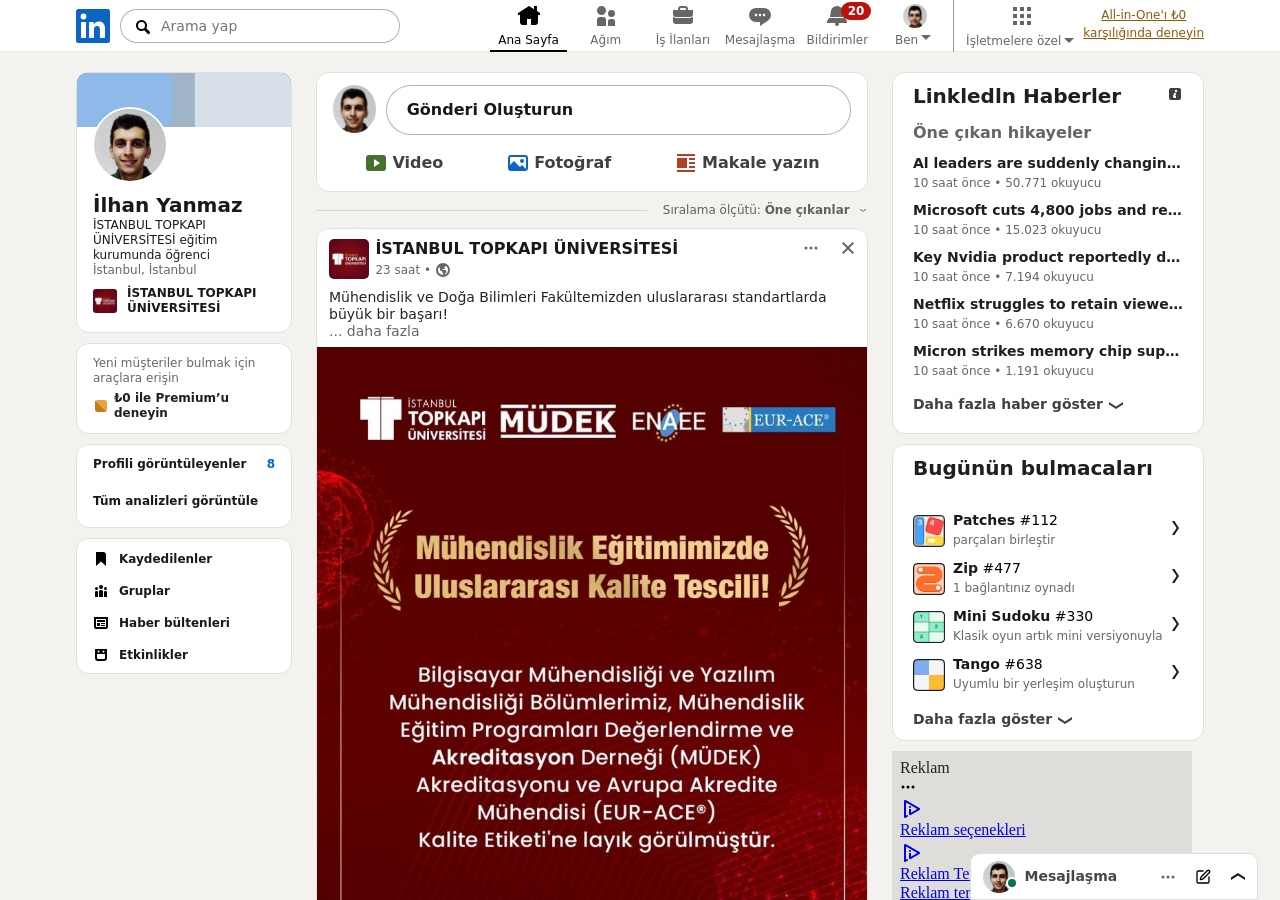
<file: index.html>
<!doctype html>
<html lang="en">

<head>
    <meta charset="utf-8">
    <meta name="viewport" content="width=device-width, initial-scale=1">
    <link rel="icon" href="asses/linkledin.svg">
    <title>Faaliyet Akışı | Linkledln</title>
    <link href="https://cdn.jsdelivr.net/npm/bootstrap@5.3.8/dist/css/bootstrap.min.css" rel="stylesheet"
        integrity="sha384-sRIl4kxILFvY47J16cr9ZwB07vP4J8+LH7qKQnuqkuIAvNWLzeN8tE5YBujZqJLB" crossorigin="anonymous">
    <link rel="stylesheet" href="css/style.css">
    <link rel="stylesheet" href="responsive/header.css">
    <link rel="stylesheet" href="responsive/main.css">
</head>

<body>
    <header class="header">
        <nav class="navbar">

            <!-- linkledin iconu ve input -->
            <div class="navbar-div1">
                <div class="navbar-div1-div1">
                    <a href="#"><img src="asses/linkledin.svg" alt=""></a>
                </div>
                <div class="navbar-div1-div2">
                    <input style="border-color: #0000004d;" type="text" placeholder="Arama yap">
                    <img src="asses/search.svg" alt="searchicon">
                </div>
            </div>

            <div class="navbar-div2-div3">
                <!-- 6 tane buton or liste -->
                <div class="navbar-div2">
                    <div class="navbar-div2-divler">
                        <a href="#">
                            <img src="asses/home.svg" alt="">
                            <p style="color: black;"><span>Ana Sayfa</span></p>
                        </a>
                    </div>
                    <div class="navbar-div2-divler">
                        <a href="#">
                            <svg xmlns="http://www.w3.org/2000/svg" id="people-medium" fill="currentColor"
                                data-supported-dps="24x24" viewBox="0 0 24 24" width="24" height="24"
                                data--h-bstatus="0OBSERVED">
                                <path
                                    d="M12 16v6H3v-6a3 3 0 0 1 3-3h3a3 3 0 0 1 3 3m5.5-3A3.5 3.5 0 1 0 14 9.5a3.5 3.5 0 0 0 3.5 3.5m1 2h-2a2.5 2.5 0 0 0-2.5 2.5V22h7v-4.5a2.5 2.5 0 0 0-2.5-2.5M7.5 2A4.5 4.5 0 1 0 12 6.5 4.49 4.49 0 0 0 7.5 2"
                                    data--h-bstatus="0OBSERVED"></path>
                            </svg>
                            <p><span>Ağım</span></p>
                        </a>
                    </div>
                    <div class="navbar-div2-divler">
                        <a href="#">
                            <svg xmlns="http://www.w3.org/2000/svg" id="job-medium" fill="currentColor"
                                data-supported-dps="24x24" viewBox="0 0 24 24" width="24" height="24"
                                data--h-bstatus="0OBSERVED">
                                <path
                                    d="M17 6V5a3 3 0 0 0-3-3h-4a3 3 0 0 0-3 3v1H2v4a3 3 0 0 0 3 3h14a3 3 0 0 0 3-3V6zM9 5a1 1 0 0 1 1-1h4a1 1 0 0 1 1 1v1H9zm10 9a4 4 0 0 0 3-1.38V17a3 3 0 0 1-3 3H5a3 3 0 0 1-3-3v-4.38A4 4 0 0 0 5 14z"
                                    data--h-bstatus="0OBSERVED"></path>
                            </svg>
                            <p><span>İş İlanları</span></p>
                        </a>
                    </div>
                    <div class="navbar-div2-divler">
                        <a href="#">
                            <svg xmlns="http://www.w3.org/2000/svg" id="messages-medium" fill="currentColor"
                                data-supported-dps="24x24" viewBox="0 0 24 24" width="24" height="24"
                                data--h-bstatus="0OBSERVED">
                                <path
                                    d="M16 4H8a7 7 0 0 0 0 14h4v4l8.16-5.39A6.78 6.78 0 0 0 23 11a7 7 0 0 0-7-7m-8 8.25A1.25 1.25 0 1 1 9.25 11 1.25 1.25 0 0 1 8 12.25m4 0A1.25 1.25 0 1 1 13.25 11 1.25 1.25 0 0 1 12 12.25m4 0A1.25 1.25 0 1 1 17.25 11 1.25 1.25 0 0 1 16 12.25"
                                    data--h-bstatus="0OBSERVED"></path>
                            </svg>
                            <p><span>Mesajlaşma</span></p>
                        </a>
                    </div>
                    <div class="navbar-div2-divler">
                        <a href="#">
                            <div class="navbar-div2-divler-divvv">
                                <svg xmlns="http://www.w3.org/2000/svg" id="bell-fill-medium" fill="currentColor"
                                    data-supported-dps="24x24" viewBox="0 0 24 24" width="24" height="24"
                                    data--h-bstatus="0OBSERVED">
                                    <path
                                        d="M22 19h-8.28a2 2 0 1 1-3.44 0H2v-1a4.52 4.52 0 0 1 1.17-2.83l1-1.17h15.7l1 1.17A4.42 4.42 0 0 1 22 18zM18.21 7.44A6.27 6.27 0 0 0 12 2a6.27 6.27 0 0 0-6.21 5.44L5 13h14z"
                                        data--h-bstatus="0OBSERVED"></path>
                                </svg>
                                <span style="color: #ffffff; background-color: rgb(187, 17, 17);
                                font-weight: 600; border-radius: 1.2rem; padding-inline-end: 0.4rem;
                                padding-inline-start: 0.4rem; position: absolute;
                                margin-inline-start: -0.5rem; top: 2px;">20</span>
                            </div>
                            <p><span>Bildirimler</span></p>
                        </a>
                    </div>
                    <div class="navbar-div2-divler">
                        <a class="benim" href="#">
                            <img class="benim" style="width: 24px; height: 24px; border-radius: 50%;"
                                src="images/ben.jpg" alt="">
                            <div class="ben-ters-ucgen">
                                <p><span>Ben</span></p>
                                <span><svg xmlns="http://www.w3.org/2000/svg" id="caret-small" fill="currentColor"
                                        aria-hidden="true" data-supported-dps="16x16" viewBox="0 0 16 16"
                                        data-token-id="379" width="16" height="16" class=""
                                        style="width: 16px; min-width: 16px; height: 16px; min-height: 16px;"
                                        data--h-bstatus="0OBSERVED">
                                        <path d="M8 11 3 6h10Z" data--h-bstatus="0OBSERVED"></path>
                                    </svg></span>
                            </div>

                        </a>
                    </div>
                </div>

                <!-- işletmelere özel ve yanındaki yazı -->
                <div class="navbar-div3">
                    <div class="navbar-div3-div1">
                        <a href="#">
                            <svg xmlns="http://www.w3.org/2000/svg" id="icon-grid" fill="currentColor"
                                aria-hidden="true" data-supported-dps="16x16" viewBox="0 0 16 16" width="24" height="24"
                                data--h-bstatus="0OBSERVED">
                                <path
                                    d="M2 2h2.67v2.67H2zm4.67 2.67h2.67V2H6.67zM11.34 2v2.67h2.67V2zM2 9.33h2.67V6.66H2zm4.67 0h2.67V6.66H6.67zm4.67 0h2.67V6.66h-2.67zM2 14h2.67v-2.67H2zm4.67 0h2.67v-2.67H6.67zm4.67 0h2.67v-2.67h-2.67z"
                                    data--h-bstatus="0OBSERVED"></path>
                            </svg>
                            <div class="navbar-div3-div1-1">
                                <span>
                                    <p style="color: currentColor;"><span>İşletmelere özel</span></p>
                                    <svg xmlns="http://www.w3.org/2000/svg" id="caret-small" fill="currentColor"
                                        aria-hidden="true" data-supported-dps="16x16" viewBox="0 0 16 16"
                                        data-token-id="379" width="16" height="16" class=""
                                        style="width: 16px; min-width: 16px; height: 16px; min-height: 16px;"
                                        data--h-bstatus="0OBSERVED">
                                        <path d="M8 11 3 6h10Z" data--h-bstatus="0OBSERVED"></path>
                                    </svg>
                                </span>
                            </div>
                        </a>
                    </div>
                    <div class="navbar-div3-div2">
                        <a href="#">
                            <p>All-in-One'ı ₺0 <br>karşılığında deneyin</p>
                        </a>
                    </div>
                </div>
            </div>

        </nav>
    </header>

    <div class="all-page">
        <main>
            <div class="container">
                <div class="row">

                    <div class="col-2">
                        <div class="col-2-div">
                            <div class="linkedin-card col-2-div1">

                                <!-- profil ve background image -->
                                <a class="col-2-div-ust-a" href="#">
                                    <div class="col-2-div-ust">
                                        <img src="asses/profile-background.svg" alt="">
                                        <img src="images/ben.jpg" alt="">
                                    </div>
                                </a>

                                <!-- okul bilgileri -->
                                <div class="col-2-div-alt">
                                    <div class="col-2-div-alt1">
                                        <a style="display: inline;" href="#">
                                            <span style="font-size: 20px; font-weight: 600; color: #000000e6;">İlhan
                                                Yanmaz</span>
                                        </a><br>

                                        <p style="font-size: 12px; margin-bottom: 0;">
                                            <a style="display: inline;" href="#">
                                                <span
                                                    style=" color: #000000e6; font-weight: 400; font-style: normal;">İSTANBUL
                                                    TOPKAPI
                                                    ÜNİVERSİTESİ eğitim kurumunda öğrenci</span>
                                            </a>
                                            <br>
                                            <a style="display: inline;" href="#"><span
                                                    style="color: #00000099; font-size: 12px; font-weight: 400;">İstanbul,
                                                    İstanbul</span></a>
                                        </p>

                                    </div>
                                    <div class="col-2-div-alt2">
                                        <a style="display: inline; width: 24px; height: 24px;" href="#">
                                            <img src="images/itu.jpg" alt="">
                                        </a>
                                        <a style="display: block; text-align: left; width: fit-content;" href="#">
                                            <p style=" margin: 0; font-weight: 600; color: #000000e6;">
                                                İSTANBUL TOPKAPI ÜNİVERSİTESİ</p>
                                        </a>
                                    </div>

                                </div>
                            </div>

                            <div style="line-height: 1.25;" class="linkedin-card col-2-div2">
                                <a style="text-align: left; display: inline;" href="#">
                                    <div class="col-2-div2-div1">
                                        <p style="margin: 0; color: #00000099; font-size: 12px;">Yeni müşteriler bulmak
                                            için araçlara erişin
                                        </p>
                                        <div style="display: flex; gap: 5px; align-items: center;">
                                            <img src="asses/₺o-yani.svg" alt="">
                                            <p style="margin: 0; font-weight: 600; color: #1f1f1f; font-size: 12px;">₺0
                                                ile Premium’u deneyin</p>
                                        </div>
                                    </div>
                                </a>
                            </div>

                            <div style="line-height: 1.25; height: 84px;" class="linkedin-card col-2-div3">
                                <a style="display: inline; text-align: left; " href="#">
                                    <div class="col-2-div3-ust">
                                        <p
                                            style="margin: 0; padding: 0; font-weight: 600; font-size: 12px; color: #000000e6;">
                                            Profili
                                            görüntüleyenler</p>

                                        <p style="font: size 12px; color: #0A66C2; font-weight: 600; margin: 0;">8</p>
                                    </div>
                                </a>
                                <a style="display: inline; text-align: left;" href="#">
                                    <div class="col-2-div3-alt">
                                        <p
                                            style="margin: 0; padding: 0; color: #000000e6; font-size: 12px; font-weight: 600;">
                                            Tüm
                                            analizleri görüntüle</p>
                                    </div>
                                </a>
                            </div>

                            <div style="line-height: 1.25; height: 136px;" class="linkedin-card col-2-div4">
                                <a style="display: inline;" href="#">
                                    <div class="col-2-div4-divs">
                                        <img src="asses/kaydedilenler.svg" alt="">
                                        <p style="margin: 0; font-weight: 600; color: #000000e6;font-size: 12px;">
                                            Kaydedilenler</p>
                                    </div>
                                </a>
                                <a style="display: inline;" href="#">
                                    <div class="col-2-div4-divs">
                                        <img src="asses/gruplar2.svg" alt="">
                                        <p style="margin: 0; font-weight: 600; color: #000000e6;font-size: 12px;">
                                            Gruplar</p>
                                    </div>
                                </a>
                                <a style="display: inline;" href="#">
                                    <div class="col-2-div4-divs">
                                        <img src="asses/haber-bultenleri.svg" alt="">
                                        <p style="margin: 0; font-weight: 600; color: #000000e6;font-size: 12px;">Haber
                                            bültenleri</p>
                                    </div>
                                </a>
                                <a style="display: inline;" href="#">
                                    <div class="col-2-div4-divs">
                                        <img src="asses/etkinlikler.svg" alt="">
                                        <p style="margin: 0; font-weight: 600; color: #000000e6;font-size: 12px;">
                                            Etkinlikler</p>
                                    </div>
                                </a>
                            </div>
                        </div>
                    </div>

                    <div class="col-6">
                        <div class="col-6-div">
                            <div class="linkedin-card col-6-div1">
                                <div class="col-6-div1-ust">
                                    <a style="width: 48px; height: 50px;" href="#">
                                        <img style="width: 48px; height: 48px; border-radius: 50%;" src="images/ben.jpg"
                                            alt=""></a>
                                    <button
                                        style="border-radius: 2.4rem; width: 100%; font-weight: 600;text-align: left; padding: 12px 20px; border: 1px solid #0000004d;">
                                        <p
                                            style="display: inline; color: #000000e6; font-size: 16px; margin: 0 8px 0 0; font-style: normal;">
                                            Gönderi
                                            Oluşturun</p>
                                    </button>
                                </div>
                                <div class="col-6-div1-alt">
                                    <a style="display: inline-block; width: fit-content;" href="#">
                                        <div class="col-6-div1-alt1">
                                            <img src="asses/video.svg" alt="">
                                            <p style="color: #000000BF; margin: 0; font-weight: 600; font-size: 16px;">
                                                Video</p>
                                        </div>
                                    </a>
                                    <a style="display: inline-block; width: fit-content;" href="#">
                                        <div class="col-6-div1-alt1">
                                            <img src="asses/fotograf.svg" alt="">
                                            <p style="color: #000000BF; margin: 0; font-weight: 600; font-size: 16px;">
                                                Fotoğraf</p>
                                        </div>
                                    </a>
                                    <a style="display: inline-block; width: fit-content;" href="#">
                                        <div class="col-6-div1-alt1">
                                            <img src="asses/makale.svg" alt="">
                                            <p style="color: #000000BF; margin: 0; font-weight: 600; font-size: 16px;">
                                                Makale yazın</p>
                                        </div>
                                    </a>
                                </div>
                            </div>

                            <a style="display: inline-block; width: 100%; height: 16px; " href="#">
                                <div class="col-6-div2">
                                    <hr style="color:#808080; width: 70%; margin: 0 16px 0 0;">
                                    <p style="color: #00000099; font-size: 12px; white-space: nowrap; margin: 0;">
                                        Sıralama ölçütü: <strong style="font-weight: 600">Öne
                                            çıkanlar</strong></p>
                                    <img style="width: 20px; padding-left: 8px;" src="asses/down-medium.svg" alt="">
                                </div>
                            </a>

                            <div class="linkedin-card col-6-div3">
                                <!-- okul logosu ve ismi -->
                                <div class="dortlu col-6-div3-div1">
                                    <div class="col-6-div3-div1-div1">
                                        <a style="width: fit-content;" href="#">
                                            <img style="width: 40px; height: 40px; border-radius: 5px;"
                                                src="images/itu.jpg" alt="">
                                        </a>
                                        <a style="width: fit-content; text-align: left;" href="">
                                            <div class="col-6-div3-div1-1">
                                                <span
                                                    style="font-weight: 600; color: #000000E6; font-size: 16px; ">İSTANBUL
                                                    TOPKAPI ÜNİVERSİTESİ</span>
                                                <span style="font-size: 12px; font-weight: 400; color: #00000099;">23
                                                    saat •
                                                    <svg xmlns="http://www.w3.org/2000/svg" id="globe-americas-small"
                                                        fill="currentColor" aria-hidden="false"
                                                        data-supported-dps="16x16" viewBox="0 0 16 16"
                                                        data-token-id="182" width="16" height="16"
                                                        class="f901df90 e15c0bcb _9f99675b" role="img"
                                                        aria-label="Görünürlük: Küresel"
                                                        style="width: 16px; min-width: 16px; height: 16px; min-height: 16px;"
                                                        data--h-bstatus="0OBSERVED">
                                                        <path
                                                            d="M8 1a7 7 0 1 0 7 7 7 7 0 0 0-7-7M3 8a5 5 0 0 1 1-3l.55.55A1.5 1.5 0 0 1 5 6.62v1.07a.75.75 0 0 0 .22.53l.56.56a.75.75 0 0 0 .53.22H7v.69a.75.75 0 0 0 .22.53l.56.56a.75.75 0 0 1 .22.53V13a5 5 0 0 1-5-5m6.24 4.83 2-2.46a.75.75 0 0 0 .09-.8l-.58-1.16A.76.76 0 0 0 10 8H7v-.19a.51.51 0 0 1 .28-.45l.38-.19a.74.74 0 0 1 .68 0L9 7.5l.38-.7a1 1 0 0 0 .12-.48v-.85a.78.78 0 0 1 .21-.53l1.07-1.09a5 5 0 0 1-1.54 9z"
                                                            data--h-bstatus="0OBSERVED"></path>
                                                    </svg>
                                                </span>
                                            </div>
                                        </a>
                                    </div>
                                    <div class="col-6-div3-div1-2">
                                        <a style="width: fit-content; height: fit-content;" href="#">
                                            <div style="width: 32px; height: 32px; text-align: center;">
                                                <img src="asses/3nokta.svg" alt="">
                                            </div>
                                        </a>
                                        <a style="width: fit-content; height: fit-content;" href="#">
                                            <div style="width: 32px; height: 32px; text-align: center;">
                                                <img src="asses/carpi.svg" alt="">
                                            </div>
                                        </a>
                                    </div>
                                </div>
                                <!-- gönderi açıklaması -->
                                <div class="dortlu col-6-div3-div2">
                                    <span>
                                        Mühendislik ve Doğa Bilimleri Fakültemizden
                                        uluslararası standartlarda büyük bir başarı!
                                    </span>
                                    <a style="width: fit-content;" href="#">
                                        <span style="font-size: 14px;" class="col-6-div3-div2-span" href="#">... daha
                                            fazla</span>
                                    </a>

                                </div>
                                <!-- gönderi resmi -->
                                <a style="width: fit-content;" href="#">
                                    <div class="dortlu col-6-div3-div3">
                                        <img src="images/school-story.jpg" alt="">
                                    </div>
                                </a>
                                <!-- beğenme/yorum vs. butonları -->
                                <div class="dortlu col-6-div3-div4">
                                    <div class="col-6-div3-div4-sol">
                                        <a style="width: fit-content;" href="#">
                                            <div class="col-6-div3-div4-sol1">
                                                <button>
                                                    <span>
                                                        <svg xmlns="http://www.w3.org/2000/svg"
                                                            id="thumbs-up-outline-small" fill="currentColor"
                                                            aria-hidden="true" data-supported-dps="16x16"
                                                            viewBox="0 0 16 16" data-token-id="289" width="16"
                                                            height="16"
                                                            class="a4e72a0b b532df19 _751ee3fd fa5073c7 _2cb13027 de9960af"
                                                            data--h-bstatus="0OBSERVED">
                                                            <path
                                                                d="m12.91 7-2.25-2.57a8.2 8.2 0 0 1-1.5-2.55L9 1.37A2.08 2.08 0 0 0 7 0a2.08 2.08 0 0 0-2.06 2.08v1.17a5.8 5.8 0 0 0 .31 1.89l.28.86H2.38A1.47 1.47 0 0 0 1 7.47a1.45 1.45 0 0 0 .64 1.21 1.48 1.48 0 0 0-.37 2.06 1.54 1.54 0 0 0 .62.51h.05a1.6 1.6 0 0 0-.19.71A1.47 1.47 0 0 0 3 13.42v.1A1.46 1.46 0 0 0 4.4 15h4.83a5.6 5.6 0 0 0 2.48-.58l1-.42H14V7zM12 12.11l-1.19.52a3.6 3.6 0 0 1-1.58.37H5.1a.55.55 0 0 1-.53-.4l-.14-.48-.49-.21a.56.56 0 0 1-.34-.6l.09-.56-.42-.42a.56.56 0 0 1-.09-.68L3.55 9l-.4-.61A.28.28 0 0 1 3.3 8h5L7.14 4.51a4.2 4.2 0 0 1-.2-1.26V2.08A.09.09 0 0 1 7 2a.1.1 0 0 1 .08 0l.18.51a10 10 0 0 0 1.9 3.24l2.84 3z"
                                                                data--h-bstatus="0OBSERVED"></path>
                                                        </svg>
                                                        <span>51</span>
                                                    </span>
                                                </button>

                                            </div>
                                        </a>
                                        <a style="width: fit-content;" href="#">
                                            <div class="col-6-div3-div4-sol1"><button><span>
                                                        <svg xmlns="http://www.w3.org/2000/svg" id="comment-small"
                                                            fill="currentColor" aria-hidden="true"
                                                            data-supported-dps="16x16" viewBox="0 0 16 16"
                                                            data-token-id="202" width="16" height="16"
                                                            class="a4e72a0b b532df19 _751ee3fd fa5073c7 _2cb13027 de9960af"
                                                            data--h-bstatus="0OBSERVED">
                                                            <path
                                                                d="M5 8h5v1H5zm11-.5v.08a6 6 0 0 1-2.75 5L8 16v-3H5.5A5.51 5.51 0 0 1 0 7.5 5.62 5.62 0 0 1 5.74 2h4.76A5.5 5.5 0 0 1 16 7.5m-2 0A3.5 3.5 0 0 0 10.5 4H5.74A3.62 3.62 0 0 0 2 7.5 3.53 3.53 0 0 0 5.5 11H10v1.33l2.17-1.39A4 4 0 0 0 14 7.58zM5 7h6V6H5z"
                                                                data--h-bstatus="0OBSERVED"></path>
                                                        </svg>
                                                    </span></button>
                                            </div>
                                        </a>
                                        <a style="width: fit-content;" href="#">
                                            <div class="col-6-div3-div4-sol1"><button><span>
                                                        <svg xmlns="http://www.w3.org/2000/svg" id="repost-small"
                                                            fill="currentColor" aria-hidden="true"
                                                            data-supported-dps="16x16" viewBox="0 0 16 16"
                                                            data-token-id="255" width="16" height="16"
                                                            class="a4e72a0b b532df19 _751ee3fd fa5073c7 _2cb13027 de9960af"
                                                            data--h-bstatus="0OBSERVED">
                                                            <path
                                                                d="M4 10H2V5c0-1.66 1.34-3 3-3h3.85L7.42 0h2.44L12 3 9.86 6H7.42l1.43-2H5c-.55 0-1 .45-1 1zm8-4v5c0 .55-.45 1-1 1H7.15l1.43-2H6.14L4 13l2.14 3h2.44l-1.43-2H11c1.66 0 3-1.34 3-3V6z"
                                                                data--h-bstatus="0OBSERVED"></path>
                                                        </svg>
                                                        <span style="fill: currentColor;">3</span>
                                                    </span></button>

                                            </div>
                                        </a>
                                        <a style="width: fit-content;" href="#">
                                            <div class="col-6-div3-div4-sol1"><button><span>
                                                        <svg xmlns="http://www.w3.org/2000/svg"
                                                            id="send-privately-small" fill="currentColor"
                                                            aria-hidden="true" data-rtl="true"
                                                            data-supported-dps="16x16" viewBox="0 0 16 16"
                                                            data-token-id="232" width="16" height="16"
                                                            class="a4e72a0b b532df19 _751ee3fd fa5073c7 _2cb13027 de9960af"
                                                            data--h-bstatus="0OBSERVED">
                                                            <path d="M14 2 0 6.67l5 2.64 5.67-3.98L6.7 11l2.63 5z"
                                                                data--h-bstatus="0OBSERVED"></path>
                                                        </svg>
                                                    </span></button>
                                            </div>
                                        </a>
                                    </div>

                                    <div class="col-6-div3-div4-sag">
                                        <button>
                                            <ul>
                                                <li><img src="asses/like2.svg" alt=""></li>
                                                <li><img src="asses/conguralication.svg" alt=""></li>
                                                <li><img src="asses/heart.svg" alt=""></li>
                                            </ul>
                                        </button>
                                    </div>
                                </div>
                            </div>

                            <!-- Europe Coding School -->
                            <div class="linkedin-card col-6-div4">
                                <!-- div birin kodları -->
                                <div class="col-6-div4-1">
                                    <div class="col-6-div4-1-sol">

                                        <a style="width: fit-content;" href="#">
                                            <div class="col-6-div4-1-sol1">
                                                <img style="width: 48px; height: 48px; border-radius: 10px;"
                                                    src="images/europe_coding_school_logo.jpg" alt="">
                                            </div>
                                        </a>
                                        <a style="text-align: start; width: fit-content;" href="#">
                                            <div class="col-6-div4-1-sol2">
                                                <span
                                                    style="font-weight: 600; color: #000000e6; font-size: 16px;">Europe
                                                    Coding School
                                                    <img src="asses/linkledn4.svg" alt="">
                                                </span>
                                                <span style="font-size: 12px; font-weight: 400; color: #00000099;">846
                                                    takipçi</span>
                                                <span
                                                    style="font-size: 12px; font-weight: 400; color: #00000099;">Tanıtılan
                                                    içerik</span>
                                            </div>
                                        </a>
                                    </div>
                                    <a class="col-6-div4-1-sag-a" href="#">
                                        <div class="col-6-div4-1-sag">
                                            <svg xmlns="http://www.w3.org/2000/svg" id="overflow-web-ios-small"
                                                fill="currentColor" data-supported-dps="16x16" viewBox="0 0 16 16"
                                                data-token-id="383" width="16" height="16"
                                                class="a4e72a0b b532df19 _751ee3fd fa5073c7 _2cb13027 de9960af"
                                                aria-hidden="true" data--h-bstatus="0OBSERVED">
                                                <path
                                                    d="M3 9.5A1.5 1.5 0 1 1 4.5 8 1.5 1.5 0 0 1 3 9.5M11.5 8A1.5 1.5 0 1 0 13 6.5 1.5 1.5 0 0 0 11.5 8m-5 0A1.5 1.5 0 1 0 8 6.5 1.5 1.5 0 0 0 6.5 8"
                                                    data--h-bstatus="0OBSERVED"></path>
                                            </svg>
                                        </div>
                                    </a>
                                </div>

                                <!-- div ikinin kodları -->
                                <div class="col-6-div4-2">
                                    <span style="font-size: 14px;">20 yıllık SAP uzmanlarıyla
                                        canlı yayın eğitim, dünya genelinde
                                    </span>
                                    <a style="width: fit-content;" href="#">
                                        <span style="font-size: 14px;" class="col-6-div3-div2-span" href="#">... daha
                                            fazla</span>
                                    </a>
                                </div>

                                <!-- Resimler div üçün kodları -->
                                <div class="col-6-div4-3">
                                    <!-- sol ve sag gonderi -->
                                    <div class="col-div4-3-solsag">
                                        <!-- sol gönderi -->
                                        <a style="width: fit-content;" href="#">
                                            <div class="col-6-div4-3-sol">
                                                <!-- sol gönderirin ust kısmı image -->
                                                <div class="col-6-div4-3-sol-ust">
                                                    <img style="width: 320px; border-start-start-radius: 10px;
                                                border-start-end-radius: 10px;" src="images/europe1.jpg" alt="">
                                                </div>
                                                <!-- sol gonderinin alt kısmı yazı-->
                                                <div class="image-under">
                                                    <span
                                                        style="font-weight: 600; font-size: 14px; color: #000000E6;">SAP
                                                        Fi
                                                        Eğitimi - Uluslararası Sertifikalı</span>
                                                </div>
                                            </div>
                                        </a>

                                        <!-- sag gönderi -->
                                        <a style="width: fit-content;" href="#">
                                            <div class="col-6-div4-3-sag">
                                                <!-- sag gönderirin ust kısmı image -->
                                                <div class="col-6-div4-3-sol-ust">
                                                    <img style="width: 320px; border-start-start-radius: 10px;
                                                border-start-end-radius: 10px;" src="images/europe2.jpg" alt="">
                                                </div>
                                                <!-- sag gonderinin alt kısmı yazı-->
                                                <div class="image-under">
                                                    <span
                                                        style="font-weight: 600; font-size: 14px; color: #000000E6;">SAP
                                                        Fi
                                                        Eğitimi - Uluslararası Sertifikalı</span>
                                                </div>
                                                <div class="saga-ucgen">
                                                    <button>
                                                        <img src="asses/right-ucgen.svg" alt="">
                                                    </button>
                                                </div>
                                            </div>
                                        </a>

                                    </div>

                                </div>
                                <!-- like, commit, loop, send and like button -->
                                <div class="col-6-div4-3-alt">
                                    <!-- like, commit, loop, send -->
                                    <div class="col-6-div4-3-alt-sol">
                                        <a style="width: fit-content;" href="#">
                                            <button class="iconlar">
                                                <svg xmlns="http://www.w3.org/2000/svg" id="thumbs-up-outline-small"
                                                    fill="currentColor" aria-hidden="true" data-supported-dps="16x16"
                                                    viewBox="0 0 16 16" data-token-id="289" width="16" height="16"
                                                    class="a4e72a0b b532df19 _751ee3fd fa5073c7 _2cb13027 de9960af"
                                                    data--h-bstatus="0OBSERVED">
                                                    <path
                                                        d="m12.91 7-2.25-2.57a8.2 8.2 0 0 1-1.5-2.55L9 1.37A2.08 2.08 0 0 0 7 0a2.08 2.08 0 0 0-2.06 2.08v1.17a5.8 5.8 0 0 0 .31 1.89l.28.86H2.38A1.47 1.47 0 0 0 1 7.47a1.45 1.45 0 0 0 .64 1.21 1.48 1.48 0 0 0-.37 2.06 1.54 1.54 0 0 0 .62.51h.05a1.6 1.6 0 0 0-.19.71A1.47 1.47 0 0 0 3 13.42v.1A1.46 1.46 0 0 0 4.4 15h4.83a5.6 5.6 0 0 0 2.48-.58l1-.42H14V7zM12 12.11l-1.19.52a3.6 3.6 0 0 1-1.58.37H5.1a.55.55 0 0 1-.53-.4l-.14-.48-.49-.21a.56.56 0 0 1-.34-.6l.09-.56-.42-.42a.56.56 0 0 1-.09-.68L3.55 9l-.4-.61A.28.28 0 0 1 3.3 8h5L7.14 4.51a4.2 4.2 0 0 1-.2-1.26V2.08A.09.09 0 0 1 7 2a.1.1 0 0 1 .08 0l.18.51a10 10 0 0 0 1.9 3.24l2.84 3z"
                                                        data--h-bstatus="0OBSERVED"></path>
                                                </svg>
                                                <span style="fill: currentColor;">23</span>
                                            </button>
                                        </a>
                                        <a style="width: fit-content;" href="#">
                                            <button>
                                                <svg xmlns="http://www.w3.org/2000/svg" id="comment-small"
                                                    fill="currentColor" aria-hidden="true" data-supported-dps="16x16"
                                                    viewBox="0 0 16 16" data-token-id="202" width="16" height="16"
                                                    class="a4e72a0b b532df19 _751ee3fd fa5073c7 _2cb13027 de9960af"
                                                    data--h-bstatus="0OBSERVED">
                                                    <path
                                                        d="M5 8h5v1H5zm11-.5v.08a6 6 0 0 1-2.75 5L8 16v-3H5.5A5.51 5.51 0 0 1 0 7.5 5.62 5.62 0 0 1 5.74 2h4.76A5.5 5.5 0 0 1 16 7.5m-2 0A3.5 3.5 0 0 0 10.5 4H5.74A3.62 3.62 0 0 0 2 7.5 3.53 3.53 0 0 0 5.5 11H10v1.33l2.17-1.39A4 4 0 0 0 14 7.58zM5 7h6V6H5z"
                                                        data--h-bstatus="0OBSERVED"></path>
                                                </svg>
                                                <span style="fill: currentColor;">1</span>
                                            </button>
                                        </a>
                                        <a style="width: fit-content;" href="#">
                                            <button>
                                                <svg xmlns="http://www.w3.org/2000/svg" id="repost-small"
                                                    fill="currentColor" aria-hidden="true" data-supported-dps="16x16"
                                                    viewBox="0 0 16 16" data-token-id="255" width="16" height="16"
                                                    class="a4e72a0b b532df19 _751ee3fd fa5073c7 _2cb13027 de9960af"
                                                    data--h-bstatus="0OBSERVED">
                                                    <path
                                                        d="M4 10H2V5c0-1.66 1.34-3 3-3h3.85L7.42 0h2.44L12 3 9.86 6H7.42l1.43-2H5c-.55 0-1 .45-1 1zm8-4v5c0 .55-.45 1-1 1H7.15l1.43-2H6.14L4 13l2.14 3h2.44l-1.43-2H11c1.66 0 3-1.34 3-3V6z"
                                                        data--h-bstatus="0OBSERVED"></path>
                                                </svg>

                                            </button>
                                        </a>
                                        <a style="width: fit-content;" href="#">
                                            <button>
                                                <svg xmlns="http://www.w3.org/2000/svg" id="send-privately-small"
                                                    fill="currentColor" aria-hidden="true" data-rtl="true"
                                                    data-supported-dps="16x16" viewBox="0 0 16 16" data-token-id="232"
                                                    width="16" height="16"
                                                    class="a4e72a0b b532df19 _751ee3fd fa5073c7 _2cb13027 de9960af"
                                                    data--h-bstatus="0OBSERVED">
                                                    <path d="M14 2 0 6.67l5 2.64 5.67-3.98L6.7 11l2.63 5z"
                                                        data--h-bstatus="0OBSERVED"></path>
                                                </svg>
                                            </button>
                                        </a>
                                    </div>
                                    <!-- like button -->
                                    <a style="width: 20px; height: 34px;" href="#">
                                        <div class="col-6-div4-3-alt-sag">
                                            <button>
                                                <img src="asses/like2.svg" alt="">
                                            </button>
                                        </div>
                                    </a>
                                </div>
                            </div>

                            <!-- div dördün kodları Mehmet Burçin Gürses Gönderisi -->
                            <div class="linkedin-card col-6-div4-4">
                                <!-- mehmet burçin gürses bunu yeniden paylaştı -->
                                <div class="col-6-div4-4-1">
                                    <div class="col-6-div4-4-1-sol">
                                        <a style="width: fit-content;" href="#">
                                            <div class="col-6-div4-4-1-sols">
                                                <img style="width: 24px; height: 24px; border-radius: 50%;"
                                                    src="images/3.gonderi resimleri/mehmetburçhan.jpg" alt="">
                                            </div>
                                        </a>
                                        <div class="col-6-div4-4-1-sols">
                                            <span style="font-size: 12px; font-style: normal;">
                                                <a href="#"><strong style="color: #000000E6;
                                                "> Mehmet Burçhan Gürses</strong>
                                                </a> bunu yeniden paylaştı.</span>
                                        </div>
                                    </div>
                                    <div class="col-6-div4-4-1-sag">
                                        <a style="width: fit-content;" href="#">
                                            <div style="width: 32px; height: 32px;">
                                                <img style="width: 16px; height: 16px;" src="asses/3nokta.svg" alt="">
                                            </div>
                                        </a>
                                        <a style="width: fit-content;" href="#">
                                            <div style="width: 32px; height: 32px;">
                                                <img style="width: 16px; height: 16px;" src="asses/carpi.svg" alt="">
                                            </div>
                                        </a>
                                    </div>
                                </div>
                                <hr style="margin: 0 12px; opacity: 0.1;">
                                <!-- Hakan E. -->
                                <div class="col-6-div4-4-2">
                                    <div class="col-6-div4-4-2-sol">
                                        <a style="width: fit-content;" href="#">
                                            <img style="width: 48px; height: 48px; border-radius: 50%;"
                                                src="images/3.gonderi resimleri/hakane.jpg" alt="">
                                        </a>
                                        <a style="width: fit-content; text-align: start;" href="#">
                                            <div class="col-6-div4-4-2-sol-2">
                                                <span style="color: #00000099; font-size: 12px;"><span
                                                        style="font-weight: 600; font-size: 16px; color: #000000E6;">Hakan
                                                        E.</span> • 3.+</span><br>
                                                <span
                                                    style="font-size: 12px; color: #00000099; opacity: 0.9;">Accouting</span><br>
                                                <span style="font-size: 12px; opacity: 0.9; color: #00000099;">22 saat •
                                                    Düzenlendi •
                                                    <img src="asses/world.svg" alt="">
                                                </span>
                                            </div>
                                        </a>
                                    </div>
                                    <div class="col-6-div4-4-2-sag">
                                        <a style="width: fit-content;" href="#">
                                            <div class="col-6-div4-4-2-sag1">
                                                <img style="width: 16px; height: 16px;" src="asses/personadd.svg"
                                                    alt="">
                                                <span
                                                    style="font-size: 14px; color: #0A66C2; font-weight: 600;">Bağlantı
                                                    kur</span>
                                            </div>
                                        </a>
                                    </div>
                                </div>
                                <!-- Tüm İK süreci... -->
                                <div class="col-6-div4-4-3">
                                    <span>Tüm İK süreci kapatılmalı</span><br>
                                    <span>Gençler iş beğenmiyor demezler artık.</span><br>
                                    <a style="width: fit-content; " href="#">
                                        <span class="col-6-div3-div2-span">... daha fazla</span>
                                    </a>
                                </div>
                                <!-- Gençler İs beğenmiyor image -->
                                <a style="width: 100% !important;" href="#">
                                    <div class="col-6-div4-4-4">
                                        <img src="images/3.gonderi resimleri/gönderi.jpg" alt="">
                                    </div>
                                </a>
                                <!-- buttons:like, comment, loops -->
                                <div class="col-6-div4-4-5">
                                    <!-- button:like, comment -->
                                    <div class="col-6-div3-div4-sol">
                                        <a style="width: fit-content;" href="#">
                                            <div class="col-6-div3-div4-sol1">
                                                <button class="iconcolor">
                                                    <span>
                                                        <svg xmlns="http://www.w3.org/2000/svg"
                                                            id="thumbs-up-outline-small" fill="currentColor"
                                                            aria-hidden="true" data-supported-dps="16x16"
                                                            viewBox="0 0 16 16" data-token-id="289" width="16"
                                                            height="16"
                                                            class="a4e72a0b b532df19 _751ee3fd fa5073c7 _2cb13027 de9960af"
                                                            data--h-bstatus="0OBSERVED">
                                                            <path
                                                                d="m12.91 7-2.25-2.57a8.2 8.2 0 0 1-1.5-2.55L9 1.37A2.08 2.08 0 0 0 7 0a2.08 2.08 0 0 0-2.06 2.08v1.17a5.8 5.8 0 0 0 .31 1.89l.28.86H2.38A1.47 1.47 0 0 0 1 7.47a1.45 1.45 0 0 0 .64 1.21 1.48 1.48 0 0 0-.37 2.06 1.54 1.54 0 0 0 .62.51h.05a1.6 1.6 0 0 0-.19.71A1.47 1.47 0 0 0 3 13.42v.1A1.46 1.46 0 0 0 4.4 15h4.83a5.6 5.6 0 0 0 2.48-.58l1-.42H14V7zM12 12.11l-1.19.52a3.6 3.6 0 0 1-1.58.37H5.1a.55.55 0 0 1-.53-.4l-.14-.48-.49-.21a.56.56 0 0 1-.34-.6l.09-.56-.42-.42a.56.56 0 0 1-.09-.68L3.55 9l-.4-.61A.28.28 0 0 1 3.3 8h5L7.14 4.51a4.2 4.2 0 0 1-.2-1.26V2.08A.09.09 0 0 1 7 2a.1.1 0 0 1 .08 0l.18.51a10 10 0 0 0 1.9 3.24l2.84 3z"
                                                                data--h-bstatus="0OBSERVED"></path>
                                                        </svg>
                                                        <span>782</span>
                                                    </span>
                                                </button>

                                            </div>
                                        </a>
                                        <a style="width: fit-content;" href="#">
                                            <div class="col-6-div3-div4-sol1"><button class="iconcolor"><span>
                                                        <svg xmlns="http://www.w3.org/2000/svg" id="comment-small"
                                                            fill="currentColor" aria-hidden="true"
                                                            data-supported-dps="16x16" viewBox="0 0 16 16"
                                                            data-token-id="202" width="16" height="16"
                                                            class="a4e72a0b b532df19 _751ee3fd fa5073c7 _2cb13027 de9960af"
                                                            data--h-bstatus="0OBSERVED">
                                                            <path
                                                                d="M5 8h5v1H5zm11-.5v.08a6 6 0 0 1-2.75 5L8 16v-3H5.5A5.51 5.51 0 0 1 0 7.5 5.62 5.62 0 0 1 5.74 2h4.76A5.5 5.5 0 0 1 16 7.5m-2 0A3.5 3.5 0 0 0 10.5 4H5.74A3.62 3.62 0 0 0 2 7.5 3.53 3.53 0 0 0 5.5 11H10v1.33l2.17-1.39A4 4 0 0 0 14 7.58zM5 7h6V6H5z"
                                                                data--h-bstatus="0OBSERVED"></path>
                                                        </svg>
                                                        <span>1</span>
                                                    </span></button>
                                            </div>
                                        </a>
                                        <a style="width: fit-content;" href="#">
                                            <div class="col-6-div3-div4-sol1"><button class="iconcolor"><span>
                                                        <svg xmlns="http://www.w3.org/2000/svg" id="repost-small"
                                                            fill="currentColor" aria-hidden="true"
                                                            data-supported-dps="16x16" viewBox="0 0 16 16"
                                                            data-token-id="255" width="16" height="16"
                                                            class="a4e72a0b b532df19 _751ee3fd fa5073c7 _2cb13027 de9960af"
                                                            data--h-bstatus="0OBSERVED">
                                                            <path
                                                                d="M4 10H2V5c0-1.66 1.34-3 3-3h3.85L7.42 0h2.44L12 3 9.86 6H7.42l1.43-2H5c-.55 0-1 .45-1 1zm8-4v5c0 .55-.45 1-1 1H7.15l1.43-2H6.14L4 13l2.14 3h2.44l-1.43-2H11c1.66 0 3-1.34 3-3V6z"
                                                                data--h-bstatus="0OBSERVED"></path>
                                                        </svg>
                                                        <span>40</span>
                                                    </span></button>

                                            </div>
                                        </a>
                                        <a style="width: fit-content;" href="#">
                                            <div class="col-6-div3-div4-sol1"><button class="iconcolor"><span>
                                                        <svg xmlns="http://www.w3.org/2000/svg"
                                                            id="send-privately-small" fill="currentColor"
                                                            aria-hidden="true" data-rtl="true"
                                                            data-supported-dps="16x16" viewBox="0 0 16 16"
                                                            data-token-id="232" width="16" height="16"
                                                            class="a4e72a0b b532df19 _751ee3fd fa5073c7 _2cb13027 de9960af"
                                                            data--h-bstatus="0OBSERVED">
                                                            <path d="M14 2 0 6.67l5 2.64 5.67-3.98L6.7 11l2.63 5z"
                                                                data--h-bstatus="0OBSERVED"></path>
                                                        </svg>
                                                    </span></button>
                                            </div>
                                        </a>
                                    </div>
                                    <!-- like, conguracation -->
                                    <div class="col-6-div3-div4-sag">
                                        <button>
                                            <ul>
                                                <li><img src="asses/like2.svg" alt=""></li>
                                                <li><img src="asses/conguralication.svg" alt=""></li>
                                                <li><img src="asses/tuhafthink.svg" alt=""></li>
                                            </ul>
                                        </button>
                                    </div>
                                </div>
                                <!-- bu gönderiyi yalnızca... -->
                                <div class="col-6-div4-4-6">
                                    <svg xmlns="http://www.w3.org/2000/svg" id="people-medium" fill="#000000e6" data-supported-dps="24x24" viewBox="0 0 24 24" width="16" height="16" data--h-bstatus="0OBSERVED"><path d="M12 16v6H3v-6a3 3 0 0 1 3-3h3a3 3 0 0 1 3 3m5.5-3A3.5 3.5 0 1 0 14 9.5a3.5 3.5 0 0 0 3.5 3.5m1 2h-2a2.5 2.5 0 0 0-2.5 2.5V22h7v-4.5a2.5 2.5 0 0 0-2.5-2.5M7.5 2A4.5 4.5 0 1 0 12 6.5 4.49 4.49 0 0 0 7.5 2" data--h-bstatus="0OBSERVED"></path></svg>
                                    <span>Bu gönderiye yalnızca bağlantılar yorum yapabilir. Ancak farklı bir reaksiyon
                                        verebilir veya paylaşabilirsiniz.</span>
                                </div>
                            </div>
                        </div>
                    </div>

                    <div class="col-4">
                        <div class="col-4-div">
                            <!-- linkledin haberler divi -->
                            <div class="linkedin-card col-4-div1">
                                <!-- linkledin haberler ve uyarı ikonu-->
                                <div class="col-4-div1-1">
                                    <span
                                        style="font-weight: 600; font-size: 20px; font-style: normal; color: #1f1f1f;">Linkledln
                                        Haberler</span>
                                    <a style="width: fit-content;" href="">
                                        <div style="width: 32px; height: 32px; text-align: center;">
                                            <svg xmlns="http://www.w3.org/2000/svg" id="signal-notice-small"
                                                fill="currentColor" aria-hidden="true" data-supported-dps="16x16"
                                                viewBox="0 0 16 16" data-token-id="53" width="16" height="16"
                                                class="a4e72a0b b532df19 _751ee3fd fa5073c7 _2cb13027 de9960af"
                                                data--h-bstatus="0OBSERVED">
                                                <path
                                                    d="M12 2H4a2 2 0 0 0-2 2v8a2 2 0 0 0 2 2h8a2 2 0 0 0 2-2V4a2 2 0 0 0-2-2m-3 8v2H7.5A1.5 1.5 0 0 1 6 10.5a1.6 1.6 0 0 1 .1-.5l1.08-3h2.13l-1.09 3zm0-3.75A1.25 1.25 0 1 1 10.25 5 1.25 1.25 0 0 1 9 6.25"
                                                    data--h-bstatus="0OBSERVED"></path>
                                            </svg>
                                        </div>
                                    </a>
                                </div>
                                <!-- öne çıkan haberler -->
                                <div class="col-4-div1-2">
                                    <span style="opacity: 0.7; font-weight: 600;">Öne çıkan hikayeler</span>
                                </div>
                                <!-- Al leaders -->
                                <a class="etiketaa" href="#">
                                    <div class="col-4-div1-3">
                                        <span>Al leaders are suddenly changing their tune on jobs</span>
                                        <span>10 saat önce •
                                            50.771 okuyucu</span>
                                    </div>
                                </a>
                                <a class="etiketaa" href="#">
                                    <div class="col-4-div1-3">
                                        <span>Microsoft cuts 4,800 jobs and restructure Xbox division</span>
                                        <span>10 saat önce
                                            •
                                            15.023 okuyucu</span>
                                    </div>
                                </a>
                                <a class="etiketaa" href="#">
                                    <div class="col-4-div1-3">
                                        <span>Key Nvidia product reportedly delayed by over a year</span>
                                        <span>10
                                            saat
                                            önce • 7.194 okuyucu</span>
                                    </div>
                                </a>
                                <a class="etiketaa" href="#">
                                    <div class="col-4-div1-3">
                                        <span>Netflix struggles to retain viewers between seasons</span>
                                        <span>10
                                            saat
                                            önce • 6.670 okuyucu</span>
                                    </div>
                                </a>
                                <a class="etiketaa" href="#">
                                    <div class="col-4-div1-3">
                                        <span>Micron strikes memory chip supply agreement with Ford</span>
                                        <span>10
                                            saat
                                            önce • 1.191 okuyucu</span>
                                    </div>
                                </a>

                                <div class="col-4-div1-8">
                                    <a href="#">
                                        <span style="fill: currentColor;">Daha fazla haber göster</span>
                                        <svg xmlns="http://www.w3.org/2000/svg" id="chevron-down-small"
                                            fill="currentColor" aria-hidden="true" data-supported-dps="16x16"
                                            viewBox="0 0 16 16" data-token-id="211" width="16" height="16"
                                            class="a4e72a0b b532df19 _751ee3fd fa5073c7 _2cb13027 de9960af"
                                            data--h-bstatus="0OBSERVED">
                                            <path d="m1 5 7 4.61L15 5v2.39L8 12 1 7.39z" data--h-bstatus="0OBSERVED">
                                            </path>
                                        </svg>
                                    </a>
                                </div>
                            </div>

                            <!-- bugünün bulmacaları -->
                            <div class="linkedin-card col-4-div2">
                                <!-- bugünün bulmacaları -->
                                <p style="font-size: 20px; padding: 8px 20px; font-weight: 600; color: #1f1f1f;">Bugünün
                                    bulmacaları</p>
                                <!-- oyunlar -->
                                <a class="col-4-div1-game-a" href="#">
                                    <div class="col-4-div2-games">
                                        <div class="game1">
                                            <img src="images/Patches.png" alt="">
                                            <div style="line-height:0.3">
                                                <span style="line-height:0.8; font-size: 14px;"><strong
                                                        style="color: #000000E6; font-size: 14px; font-weight: 600;">Patches</strong>
                                                    #112</span><br>
                                                <span style="font-size:
                                                12px; color: #00000099;">parçaları birleştir</span>
                                            </div>

                                        </div>
                                        <div class="game2">
                                            <img style="width: 16px; height: 16px;" src="asses/right-ucgen.svg" alt="">
                                        </div>
                                    </div>
                                </a>
                                <a class="col-4-div1-game-a" href="#">
                                    <div class="col-4-div2-games">
                                        <div class="game1">
                                            <img src="images/Zip.png" alt="">
                                            <div style="line-height:0.3">
                                                <span style="line-height:0.8; font-size: 14px;"><strong
                                                        style="color: #000000E6; font-size: 14px; font-weight: 600;">Zip</strong>
                                                    #477</span><br>
                                                <span style="font-size:
                                                12px; color: #00000099;">1 bağlantınız oynadı</span>
                                            </div>

                                        </div>
                                        <div class="game2">
                                            <img style="width: 16px; height: 16px;" src="asses/right-ucgen.svg" alt="">
                                        </div>
                                    </div>
                                </a>
                                <a class="col-4-div1-game-a" href="#">
                                    <div class="col-4-div2-games">
                                        <div class="game1">
                                            <img src="images/mini-sudoku.png" alt="">
                                            <div style="line-height:0.3">
                                                <span style="line-height:0.8; font-size: 14px;"><strong
                                                        style="color: #000000E6; font-size: 14px; font-weight: 600;">Mini
                                                        Sudoku</strong>
                                                    #330</span><br>
                                                <span style="font-size:
                                                12px; color: #00000099;">Klasik oyun artık mini versiyonuyla</span>
                                            </div>

                                        </div>
                                        <div class="game2">
                                            <img style="width: 16px; height: 16px;" src="asses/right-ucgen.svg" alt="">
                                        </div>
                                    </div>
                                </a>
                                <a class="col-4-div1-game-a" href="#">
                                    <div class="col-4-div2-games">
                                        <div class="game1">
                                            <img src="images/Tango.png" alt="">
                                            <div style="line-height:0.3">
                                                <span style="line-height:0.8; font-size: 14px;"><strong
                                                        style="color: #000000E6; font-size: 14px; font-weight: 600;">Tango</strong>
                                                    #638</span><br>
                                                <span style="font-size:
                                                12px; color: #00000099;">Uyumlu bir yerleşim oluşturun</span>
                                            </div>

                                        </div>
                                        <div class="game2">
                                            <img style="width: 16px; height: 16px;" src="asses/right-ucgen.svg" alt="">
                                        </div>
                                    </div>
                                </a>
                                <div class="col-4-div1-8">
                                    <a href="#">
                                        <span style="fill: currentColor;">Daha fazla göster</span>
                                        <svg xmlns="http://www.w3.org/2000/svg" id="chevron-down-small"
                                            fill="currentColor" aria-hidden="true" data-supported-dps="16x16"
                                            viewBox="0 0 16 16" data-token-id="211" width="16" height="16"
                                            class="a4e72a0b b532df19 _751ee3fd fa5073c7 _2cb13027 de9960af"
                                            data--h-bstatus="0OBSERVED">
                                            <path d="m1 5 7 4.61L15 5v2.39L8 12 1 7.39z" data--h-bstatus="0OBSERVED">
                                            </path>
                                        </svg>
                                    </a>
                                </div>

                            </div>
                            <div class="reklam-footer">
                                <!-- reklam -->
                                <div class="col-4-div3">
                                    <div class="col-4-div3-div1">
                                        <p style="margin: 0; font-size: 16px; font-family: 'Times New Roman';">Reklam
                                        </p>
                                    </div>
                                    <div class="col-4-div3-div1">
                                        <svg viewBox="0 0 16 16" width="16" height="16"
                                            xmlns="http://www.w3.org/2000/svg" data--h-bstatus="0OBSERVED">
                                            <title data--h-bstatus="0OBSERVED">overflow-web-small</title>
                                            <g data--h-bstatus="0OBSERVED">
                                                <g data--h-bstatus="0OBSERVED">
                                                    <path
                                                        d="M3,9.5A1.5,1.5,0,1,1,4.5,8,1.5,1.5,0,0,1,3,9.5ZM11.5,8A1.5,1.5,0,1,0,13,6.5,1.5,1.5,0,0,0,11.5,8Zm-5,0A1.5,1.5,0,1,0,8,6.5,1.5,1.5,0,0,0,6.5,8Z"
                                                        data--h-bstatus="0OBSERVED"></path>
                                                </g>
                                            </g>
                                        </svg>
                                    </div>
                                    <div class="col-4-div3-div1">
                                        <a class="uyari-reklam" href="#">
                                            <svg data-name="Layer 1" width="24" height="24" viewBox="0 0 24 24"
                                                style="fill: currentColor" class="social-icon"
                                                data--h-bstatus="0OBSERVED">
                                                <path
                                                    d="M10,11.1A1.1,1.1,0,1,1,11.1,10,1.1,1.1,0,0,1,10,11.1Zm9.5,0-13.8-8A1.1,1.1,0,0,0,5.1,3,1.1,1.1,0,0,0,4,4.1V19.9A1.1,1.1,0,0,0,5.1,21a1.1,1.1,0,0,0,.57-0.2l1.9-1.1A0.9,0.9,0,0,0,8,19H8a0.9,0.9,0,0,0-1.3-.76l-0.1.08A0.4,0.4,0,0,1,6,18V6a0.4,0.4,0,0,1,.54-0.3l10.3,6.1a0.3,0.3,0,0,1,0,.52L11,15.7V12H9v5a1.1,1.1,0,0,0,1.7,1l8.8-5.1A1,1,0,0,0,19.5,11.1Z"
                                                    data--h-bstatus="0OBSERVED"></path>
                                            </svg>
                                            <span style="text-decoration: underline; color: currentColor;">Reklam
                                                seçenekleri</span>
                                        </a>
                                    </div>
                                    <div class="col-4-div3-div1">
                                        <a class="uyari-reklam" href="#">
                                            <svg data-name="Layer 1" width="24" height="24" viewBox="0 0 24 24"
                                                style="fill: currentColor" class="social-icon"
                                                data--h-bstatus="0OBSERVED">
                                                <path
                                                    d="M10,11.1A1.1,1.1,0,1,1,11.1,10,1.1,1.1,0,0,1,10,11.1Zm9.5,0-13.8-8A1.1,1.1,0,0,0,5.1,3,1.1,1.1,0,0,0,4,4.1V19.9A1.1,1.1,0,0,0,5.1,21a1.1,1.1,0,0,0,.57-0.2l1.9-1.1A0.9,0.9,0,0,0,8,19H8a0.9,0.9,0,0,0-1.3-.76l-0.1.08A0.4,0.4,0,0,1,6,18V6a0.4,0.4,0,0,1,.54-0.3l10.3,6.1a0.3,0.3,0,0,1,0,.52L11,15.7V12H9v5a1.1,1.1,0,0,0,1.7,1l8.8-5.1A1,1,0,0,0,19.5,11.1Z"
                                                    data--h-bstatus="0OBSERVED"></path>
                                            </svg>
                                            <span style="text-decoration: underline; color: currentColor;">Reklam
                                                Tercihleri</span>
                                            <span style="text-decoration: underline; color: currentColor;">Reklam
                                                tercihlerinizi yönetin</span>
                                        </a>
                                    </div>
                                    <div class="col-4-div3-div1">
                                        <h2
                                            style="font-family: 'Times New Roman'; font-size: 24px; font-weight: 600; margin: 20px 0;">
                                            Premium
                                            subscribes
                                            who use AI receive 4x more recruiter views</h2>
                                    </div>
                                </div>
                                <!-- footer -->
                                <div class="footer">
                                    <div class="footer-1">
                                        <div class="footer-1-1">
                                            <a href="#"><span>Hakkımızda</span></a>
                                            <a href="#"><span>Erişilebilirlik</span></a>
                                            <a href="#"><span>Yardım Merkezi</span></a>
                                        </div>
                                        <div class="footer-1-2">
                                            <a style="display: inline; height: 20px; width: 120px;" href="#">
                                                <span>Gizlilik ve Koşullar</span>
                                                <img src="asses/ters-ucgen.svg" alt="">
                                            </a>
                                            <a style="display: inline; width: 91px;" href="#">
                                                <span>Reklam rercihleri</span>
                                            </a>
                                            <a style="display: inline; width: 41px;" href="#">
                                                <span>Reklam</span>
                                            </a>
                                        </div>
                                        <div class="footer-1-2">
                                            <a style="display: inline; height: 20px; width: 120px;" href="#">
                                                <span>Ticari Hizmetler</span>
                                                <img src="asses/ters-ucgen.svg" alt="">
                                            </a>
                                            <a style="display: inline; width: 167px;" href="#">
                                                <span>Linkedln uygulamasını yükleyin</span>
                                            </a>
                                        </div>
                                        <div class="footer-1-2">
                                            <a style="display: inline; width: 58px;" href="#">
                                                <span>Daha fazla</span>
                                            </a>
                                        </div>

                                    </div>
                                    <div class="footer-2">
                                        <svg xmlns="http://www.w3.org/2000/svg" id="linkedin-logo-xxsmall" width="56"
                                            height="14" fill="#0A66C2
                                            " aria-hidden="true" data-supported-dps="56x14" viewBox="0 0 56 14" data-token-id="297"
                                            class="a4e72a0b b532df19 _5852b592"
                                            style="width: 56px; min-width: 56px; height: 14px; min-height: 14px;"
                                            data--h-bstatus="0OBSERVED">
                                            <path
                                                d="m22.1 8.2 3.09 3.8h-2.44L20 8.51V12h-2V2h2v5.88L22.54 5h2.55zm-8-3.4A2.71 2.71 0 0 0 11.89 6V5H10v7h2V8.73a1.74 1.74 0 0 1 1.66-1.93C14.82 6.8 15 7.94 15 8.73V12h2V8.29c0-2.2-.73-3.49-2.86-3.49zM32 8.66a4 4 0 0 1 0 .44h-5.25v.07a1.79 1.79 0 0 0 1.83 1.43 2.5 2.5 0 0 0 1.84-.69l1.33 1a4.3 4.3 0 0 1-3.25 1.29 3.49 3.49 0 0 1-3.7-3.75 3.58 3.58 0 0 1 3.76-3.65C30.44 4.8 32 6.13 32 8.66m-1.86-.86a1.46 1.46 0 0 0-1.59-1.4 1.64 1.64 0 0 0-1.8 1.4zM2 2H0v10h6v-2H2zm36 0h2v10h-1.89v-.7a2.44 2.44 0 0 1-2 .9 3.41 3.41 0 0 1-3.31-3.7 3.36 3.36 0 0 1 3.3-3.7 2.62 2.62 0 0 1 1.9.7zm.15 6.5a1.63 1.63 0 0 0-1.62-1.85A1.76 1.76 0 0 0 34.9 8.5a1.76 1.76 0 0 0 1.63 1.85 1.63 1.63 0 0 0 1.62-1.85M8 1.8A1.27 1.27 0 0 0 6.75 3a1.25 1.25 0 0 0 2.5 0A1.27 1.27 0 0 0 8 1.8M7 12h2V5H7zM56 1v12a1 1 0 0 1-1 1H43a1 1 0 0 1-1-1V1a1 1 0 0 1 1-1h12a1 1 0 0 1 1 1M46 5h-2v7h2zm.25-2a1.25 1.25 0 0 0-2.5 0 1.25 1.25 0 0 0 2.5 0M54 8.29c0-2.2-.73-3.49-2.86-3.49A2.71 2.71 0 0 0 48.89 6V5H47v7h2V8.73a1.74 1.74 0 0 1 1.66-1.93C51.82 6.8 52 7.94 52 8.73V12h2z"
                                                class="background-mercado" data--h-bstatus="0OBSERVED"></path>
                                        </svg>
                                        <span style="font-size: 12px; margin: 0 8px; color: #000000E6;">Linkledln Corporation © 2026</span>
                                    </div>
                                </div>
                            </div>
                        </div>
                    </div>
                </div>
            </div>
        </main>
        <div class="messengar-box">
            <!-- ben image ve mesajlaşma yazısı  -->
            <a class="messengar-box-a" href="#">
                <div class="soltaraf">
                    <div class="soltaraff">
                        <img style="width: 32px; height: 32px; border-radius: 50%;" src="images/ben.jpg"
                            alt="benim profil fotom">
                        <div class="green-point"></div>
                    </div>
                    <span style="font-size: 14px; color: #000000e6;font-weight: 600; opacity: 0.8;">Mesajlaşma</span>
                </div>
            </a>
            <!-- üç nokta yazı ve usgen logosu -->
            <div class="sagtaraf">
                <a href="#">
                    <div class="sagtaraf-1">
                        <img src="asses/3nokta.svg" alt="">
                    </div>
                </a>
                <a href="#">
                    <div class="sagtaraf-1">
                        <img style="width: 16px; height: 16px;" src="asses/pencil.svg" alt="">
                    </div>
                </a>
                <a href="#">
                    <div class="sagtaraf-1">
                        <img style="transform: rotate(-90deg);" src="asses/right-ucgen.svg" alt="">
                    </div>
                </a>
            </div>
        </div>
    </div>

</body>

</html>
</file>
<file: css/style.css>
* {
    margin: 0;
    padding: 0;
    box-sizing: border-box;
}

html,
body {
    overflow: hidden;
}

body {
    font-family: system-ui, -apple-system, BlinkMacSystemFont, "Segoe UI",
        Roboto, Ubuntu, Oxygen, Cantarell, "Fira Sans", "Droid Sans",
        "Helvetica Neue", Arial, sans-serif;

}


.header {
    background-color: #ffffff;
    height: 52px;
    display: flex;
    justify-content: center;
    position: sticky;
    top: 0;
    z-index: 1000;
    border-bottom: 1px solid #00000014;
}

.navbar {
    display: flex;
    align-content: center;
    max-width: 1128px;
    flex-wrap: nowrap;
    width: 100%;
}

/* linkedln iconu ve input butonu */
.navbar-div1 {
    display: flex;
    gap: 10px;
}

/* input-search icon */
.navbar-div1-div2 {
    position: relative;
    width: 370px;
}

.navbar-div1-div2 input {
    height: 34px;
    width: 280px;
    border-radius: 20px;
    border: 1px solid rgb(104, 94, 94);
    font-size: 14px;
    padding-left: 40px;
}

.navbar-div1-div2 input:focus {
    width: 370px;
    transition: width 0.3s ease;
}

.navbar-div1-div2 input:hover {
    background-color: rgb(247, 245, 244);
}

/* search icon */
.navbar-div1-div2 img {
    position: absolute;
    left: 15px;
    top: 10px;
}


.navbar-div2-div3 {
    display: flex;
}

/* 6 tane buton or liste */
.navbar-div2 {
    display: flex;
    height: 52px;
    font-size: 12px;
    flex: 1;
    min-width: 0;
}

.navbar-div2-divler {
    display: flex;
    padding: 4px 0;
    width: 80px;
}

.navbar-div2-divler a {
    color: #00000099;
}

.navbar-div2-divler a:hover {
    color: black;
}

.navbar-div2-divler p:hover {
    color: black;
}

.navbar-div2-divler:nth-child(1) {
    border-bottom: 2px solid black;
}

a {
    color: black;
    text-decoration: none;
    width: 100%;
    display: grid;
    justify-items: center;
}

.navbar-div3-div1 a {
    color: #00000099;
}

.navbar-div3-div1 a:hover {
    color: black;
}

.navbar-div2-divler a p {
    color: currentColor;
    padding-top: 3px;
    margin: 0;
}

.ben-ters-ucgen {
    display: inline-flex;
    align-content: center;
    height: 22px;
}

.ben-ters-ucgen img {
    width: 16px;
    height: 16px;
}

.navbar-div3 {
    display: flex;
    border-left: 1px solid #5c525299;
    height: 52px;
    padding-left: 12px;
}

.navbar-div3-div1 {
    display: flex;
    padding: 4px 0;
}

.navbar-div3-div1-1 span {
    display: inline-flex;
    height: 19px;
    align-content: center;
}


.navbar-div3-div1 a p {
    color: #00000099;
}

.navbar-div3-div1 a p:hover {
    color: black;
}

p {
    font-size: 12px;
}

.navbar-div3-div2 {
    display: grid;
    padding: 6px 0 6px 6px;
}

.navbar-div3-div2 a {
    text-align: center;
    color: #915907;
    font-size: 12px;
    text-decoration: underline;
}

.navbar-div3-div2 a:hover {
    color: #5C3B09;
}

.all-page {
    background-color: #F4F2EE;
}

main {
    padding-top: 20px;
    padding-bottom: 20px;
    height: calc(100vh - 52px);
    overflow-y: scroll;
}

/* Container'ın Bootstrap tarafından 1320px yapılmasını engellemek için */
 .container {
    max-width: 1128px !important;
    width: 100% !important;
    margin: 0 auto !important;
    padding: 0 16px;
} 

/* 3 Sütunun Masaüstü Grid Düzeni */
.row {
    display: grid !important;
    grid-template-columns: 216px 552px 312px !important;
    column-gap: 24px !important;
    justify-content: center;
    margin: 0 !important;
    padding: 0 !important;
    width: 100% !important;
}

.col-2-div {
    display: grid;
    gap: 10px;
}


.linkedin-card {
    border-radius: 0.8rem;
    background-color: #ffffff;
    max-width: 100% !important;
    border: 1px solid #e0e0e0;
}

.col-2-div-ust {
    width: 100%;
    display: flex;
    flex-direction: column;
    height: 112px;
}

.col-2-div-ust img:nth-of-type(1) {
    width: 100%;
    border-top-left-radius: 10px;
    border-top-right-radius: 10px;
}

.col-2-div-ust img:nth-of-type(2) {
    border-radius: 50%;
    width: 76px;
    height: 76px;
    border: 2px solid white;
    position: relative;
    margin-left: 15px;
    top: -20px;
}

.col-2-div-alt {
    padding: 0 16px 16px;
    line-height: 1.25;
}

.col-2-div-alt1 {
    padding: 8px 0;
}

.col-2-div-alt2 {
    display: flex;
    gap: 10px;
    align-items: center;
}

.col-2-div-alt2 img {
    width: 24px;
    height: 24px;
    border-radius: 3px;
}

.col-2-div2 {
    padding: 12px 16px;
}

.col-2-div2-div1 {
    display: grid;
    gap: 5px;
}

.col-2-div3 {
    display: grid;
    gap: 8px;
    padding: 8px 0;
}

.col-2-div3-ust {
    width: 100%;
    padding: 4px 16px;
    display: flex;
    gap: 4px;
    align-items: center;
    justify-content: space-between;
}

.col-2-div3-alt {
    padding: 4px 16px;
    width: 100%;
}

.col-2-div4 {
    padding: 4px 0;
}

.col-2-div4-divs {
    padding: 8px 16px;
    display: flex;
    gap: 10px;
    align-items: center;
}


.col-6-div1 {
    padding: 12px 16px 4px;
}

.col-6-div1-ust {
    display: flex;
    gap: 10px;
}

.col-6-div1-ust button {
    background-color: #ffffff;
}

.col-6-div1-ust button:hover {
    background-color: #f3f3f3;
}

.col-6-div1-alt {
    display: flex;
    justify-content: space-around;
    margin: 4px 0 0;
}

.col-6-div1-alt1 {
    display: flex;
    gap: 4px;
    align-items: center;
    padding: 12px 8px;
}

.col-6-div1-alt1:hover {
    background-color: #8c8c8c1a;
    border-radius: 4px;
}

.col-6-div2 {
    display: flex;
    align-items: center;
    height: 16px;
    width: 100% !important;
}

.col-6-div3-div1 {
    display: flex;
    padding-left: 12px;
    height: 56px;
    justify-content: space-between;
    width: 100% !important;
}

.col-6-div3-div1-1 {
    display: grid;
    line-height: 1.25;
    font-style: normal;
    margin-inline-end: 0.2rem;
    margin-inline-start: 0.4rem;
    margin-block-end: 0.2rem;
    margin-block-start: 0.6rem;
}

.col-6-div3-div1-2 {
    display: flex;
    gap: 5px;
    margin-block-start: 0.4rem;
    margin-inline-end: 0.2rem;
}

.col-6-div3-div1-2 a:hover {
    background-color: #f3f3f3;
    border-radius: 50%;
}

.col-6-div3-div1-div1 {
    display: flex;
}

.col-6-div3-div1-div1 a:nth-child(1) {
    margin-block-end: 0.2rem;
    margin-block-start: 0.6rem;
}

.col-6-div3-div2 {
    padding: 4px 12px 8px;
    line-height: 1.2;
    font-size: 14px;

}

.col-6-div3-div2 span {
    display: block;
}

.col-6-div3-div2-span {
    color: #00000099 !important;
}

.col-6-div3-div2-span:hover {
    color: #004182 !important;
    text-decoration: underline;
}

.col-6-div3-div3 img {
    width: 100%;
}

.col-6-div3-div4 {
    padding: 0 12px;
    display: flex;
    justify-content: space-between;
    align-items: center;
    height: 42px;
}

.col-6-div3-div4-sol {
    display: flex;
}

.col-6-div3-div4-sol button {
    background-color: #ffffff;
    border-style: none;
    display: flex;
    align-items: center;
    width: 45px;
    height: 32px;
    justify-content: center;
}

.col-6-div3-div4-sol button:hover {
    background-color: #f3f3f3;
    border-radius: 5px;
}

.col-6-div3-div4-sol1 {
    display: flex;
    gap: 3px;
    align-items: center;
}

.col-6-div3-div4-sol1 button {
    border: none;
    background-color: #ffffff;
    display: flex;
    align-items: center;
    color: #000000bf;
}

.col-6-div3-div4-sol1 button:hover {
    color: #000000e6;
}

.col-6-div3-div4-sol1 button span {
    font-size: 14px;
    display: flex;
    align-items: center;
    gap: 2px;
    font-weight: 600;
}

.col-6-div3-div4-sag {
    width: fit-content;
    height: fit-content;
}

.col-6-div3-div4-sag button {
    border: none;
    background-color: #ffffff;
    width: 44px;
    height: 32px;
}

.col-6-div3-div4-sag button ul {
    list-style: none;
    display: inline-flex;
    height: 24px;
    margin: 0;
    padding: 0;

}

/* .col-6-div3-div4-sag button ul li {

} */

.col-6-div3-div4-sag button:hover {
    background-color: #f3f3f3;
    border-radius: 5px;
}

.col-6-div3-div4-sag button ul li:nth-child(1) {
    position: relative;
    left: 3px;
    z-index: 0;
}

.col-6-div3-div4-sag button ul li:nth-child(2) {
    position: relative;
    z-index: 1;
}

.col-6-div3-div4-sag button ul li:nth-child(3) {
    position: relative;
    right: 3px;
    z-index: 2;
}

.col-6-div4-1 {
    line-height: 1.25;
    display: flex;
    justify-content: space-between;
    padding-inline-start: 0.6rem;
}

.col-6-div4-1-sol {
    display: flex;
    line-height: 1.25;
    font-style: normal;
}

.col-6-div4-1-sol a:nth-child(1) {
    margin-block-end: 0.2rem;
    margin-block-start: 0.6rem;
}

.col-6-div4-1-sol a:nth-child(2) {
    margin-inline-end: 0.2rem;
    margin-inline-start: 0.4rem;
    margin-block-end: 0.2rem;
    margin-block-start: 0.6rem;
}

.col-6-div4-1-sol2 span {
    display: block;
    line-height: 1.1;
}

.col-6-div4-2 {
    padding: 0 0 12px 12px;
}

.col-6-div4-2 span {
    display: block;
    line-height: 1.2;
}

.col-6-div4-1-sag-a {
    margin-inline-end: 0.2rem;
    margin-inline-start: 0.4rem;
    margin-block-start: 0.4rem;
    width: 32px;
    height: 32px;
}

.col-6-div4-1-sag {
    width: 32px;
    height: 32px;
    text-align: center;
    align-content: center;
}

.col-6-div4-1-sag-a:hover {
    background-color: #f3f3f3;
    border-radius: 50%;
}

.col-6-div4-3 {
    padding: 0 0 8px 8px;
}

/* responsive için zararı olabilir */
.col-div4-3-solsag {
    display: flex;
    gap: 10px;
    width: 542px;
    overflow: hidden;
    height: 376px;
}

.col-6-div4-3-sol-ust {
    width: 320px;
}

.image-under {
    padding: 15px 16px;
    border-end-start-radius: 10px;
    border-end-end-radius: 10px;
    border: 1px solid rgb(226, 217, 217);
    font-style: normal;
}


.col-6-div4-3-sag-alt {
    padding: 14px 16px;
    border-end-start-radius: 10px;
    border-end-end-radius: 10px;
    border: 1px solid rgb(226, 217, 217);
}

.col-6-div4-3-sag-alt p span {
    white-space: nowrap;

}

.saga-ucgen {
    display: inline-block;
    position: relative;
    top: -200px;
    left: 170px;
}

.saga-ucgen button {
    border: 0;
    border-radius: 50%;
    width: 32px;
    height: 32px;
}

.col-6-div4-3-alt {
    padding: 0 20px;
    display: flex;
    justify-content: space-between;
    align-items: center;
    flex-basis: 100%;
    height: 52px;
}

.col-6-div4-3-alt-sol {
    display: flex;
    align-items: center;
}

.col-6-div4-3-alt-sol button {
    border-style: none;
    background-color: #ffffff;
    display: flex;
    align-items: center;
    gap: 3px;
    width: 45px;
    height: 30px;
    justify-content: center;
    color: #000000bf;
}

.col-6-div4-3-alt-sol button:hover {
    background-color: #f3f3f3;
    border-radius: 5px;
    color:#000000e6;
}

.col-6-div4-3-alt-sol button span {
    font-weight: 600;

}

.col-6-div4-3-alt-sag {
    width: 20px;

}

.col-6-div4-3-alt-sag button {
    border-style: none;
    background-color: #ffffff;
    width: 20px;
    height: 34px;
}

.col-6-div4-3-alt-sag button:hover {
    background-color: #f3f3f3;
    border-radius: 5px;
}

.col-6-div4-4-1 {
    display: flex;
    justify-content: space-between;
    padding: 2px 0;
}

.col-6-div4-4-1-sol {
    display: flex;
    gap: 10px;
    margin: 4px 4px 4px 12px;
}

.col-6-div4-4-1-sols a:hover {
    text-decoration: underline;
}

.col-6-div4-4-1-sols span {
    display: flex;
    gap: 3px;
    white-space: nowrap;
    color: #000000e6;
    opacity: 0.9;
}

.col-6-div4-4-1-sag {
    display: flex;
    align-items: center;
}

.col-6-div4-4-1-sag div:hover {
    background-color: #f3f3f3;
    border-radius: 50%;
}

.col-6-div4-4-1-sag a div {
    text-align: center;
}

.col-6-div4-4-2 {
    display: flex;
    padding: 0 4px 0 12px;
    justify-content: space-between;
}

.col-6-div4-4-2-sol {
    display: flex;
    align-items: center;
}

.col-6-div4-4-2-sol-2 {
    line-height: 1;
    margin-inline-end: 4px;
    margin-inline-start: 8px;
    margin-block-end: 4px;
    margin-block-start: 8px;
    font-style: normal;
}

.col-6-div4-4-2-sag {
    display: flex;
    align-items: center;
}

.col-6-div4-4-2-sag1 {
    margin-right: 10px;
    display: flex;
    gap: 4px;
    align-items: center;
    width: 112.61px;
    height: 32px;
    padding-inline: 8px;
    padding-block: 4px;
    margin: 0;
}

.col-6-div4-4-2-sag1:hover {
    background-color: #378fe91a;
    border-radius: 4px;
}

.col-6-div4-4-3 {
    padding: 4px 12px 8px;
    line-height: 1.25;
}

.col-6-div4-4-3 span {
    font-size: 14px;
    color: #000000e6;
}

.col-6-div4-4-4 {
    max-width: 75% !important;
    min-width: 0;
} 

/* .col-6-div4-4-4 img {
    width:70% ;
    height: auto;
} */

.col-6-div4-4-5 {
    display: flex;
    justify-content: space-between;
    padding: 0 12px;
    height: 42px;
    align-items: center;
}

.col-6-div4-4-5-sol {
    display: flex;
    align-items: center;
}

.col-6-div4-4-5-sol button {
    background-color: #ffffff;
    border-style: none;
    display: flex;
    align-items: center;
    width: 60px;
    height: 32px;
    justify-content: center;
}

.col-6-div4-4-5-sol button:hover {
    background-color: #f3f3f3;
    border-radius: 10px;
}

.col-6-div4-4-5-sol button img {
    height: 16px;
}

.col-6-div4-4-5-sol button span {
    opacity: 0.8;
    font-size: 15px;
}

.col-6-div4-4-6 {
    padding: 12px;
    background-color: #edf3f8;
    display: flex;
    border-bottom-left-radius: 10px;
    border-bottom-right-radius: 10px;
}

.col-6-div4-4-6 span {
    color: #00000099;
    font-size: 12px;
    margin-left: 8px;
}

.col-4-div1 {
    padding: 8px 0;
}

.col-4-div1-1 {
    padding: 0 12px 0 20px;
    display: flex;
    justify-content: space-between;
}

.col-4-div1-1 a div {
    color: #000000bf; 
}

.col-4-div1-1 a div:hover {
    background-color: #8c8c8c1a;
    border-radius: 50%;
    color: #000000e6;
}

.col-4-div1-2 {
    padding: 8px 20px 4px;
}

.etiketaa {
    display: block;
    width: 100%;
    overflow: hidden;
    padding: 4px 16px 4px 20px;
    min-width: 0;
}

.col-4-div1-3 {
    font-size: 14px;
    font-weight: 600;
    font-style: normal;
    width: 100%;
    min-width: 0;
    justify-items: start;
    display: grid;
    color: #1F1F1F;
}

.col-4-div1-3 span {
    display: block;
    max-width: 100%;
    white-space: nowrap;
    overflow: hidden;
    text-overflow: ellipsis;
}

.etiketaa:hover {
    background-color: #8c8c8c33
;
}

.col-4-div1-3 span:nth-child(1) {
    font-size: 14px;
    font-style: normal;
    font-weight: 600;
}


.col-4-div1-3 span:nth-child(2) {
    font-size: 12px;
    color: #666666;
    font-weight: normal;
}

.col-4-div1-8 {
    padding: 4px 16px 4px 12px;
    display: flex;
    gap: 5px;
    font-size: 15px;
    font-weight: 600;
}

.col-4-div1-8 a {
    display: flex;
    align-items: center;
    gap: 5px;
    width: fit-content;
    padding-inline: 8px;
    padding-block: 6px;
    font-weight: 600;
    font-size: 14px;
    color: #000000bf;
}

.col-4-div1-8 a:hover {
    background-color: #8c8c8c1a;
    border-radius: 4px;
    color: #000000e6;
}



.col-4-div1-game-a:hover {
    background-color:#8c8c8c33;
}

.col-4-div2-games {
    width: 100%;
    display: flex;
    justify-content: space-between;
    padding: 8px 20px;
}

.game1 {
    display: flex;
    gap: 8px;
}

.game1 div {
    display: grid;
    justify-items: start;

}

.game1 img {
    width: 32px;
    height: 32px;
}

.reklam-footer {
    width: 100%;
    display: grid;
    gap: 8px;
    position: sticky;
    top: 0;
    z-index: 10;
}

.col-4-div3 {
    padding: 8px 16px 0 8px;
    background-color: #8c8c8c33;
    width: 300px;
    height: 252px;
    box-sizing: border-box;
    overflow: hidden;
}

.col-4-div3-div1 {
    line-height: 1.15;
}

.col-4-div3-div1 a {
    color: #0000ee;
    font-family: 'Times New Roman';
    font-size: 16px;
}

.uyari-reklam{
    justify-items: start;
    padding: 1px 0;
    color: #0000ee;
}

.uyari-reklam:active{
    color: red;
}

.footer {
    display: grid;
    gap: 10px;
}

.footer-1 {
    font-size: 12px;
    line-height: 1.55;
}

.footer-1 a span {
    color: #00000099;
}

.footer-1-1 {
    display: flex;
    justify-content: center;
}

.footer-1-1 a {
    width: fit-content;
    margin-inline-end: 8px;
    margin-inline-start: 8px;
    margin-block-end: 4px;
    margin-block-start: 4px;
}

.footer-1-2 {
    display: flex;
    justify-content: space-evenly;
}

.footer-2 {
    display: flex;
    justify-content: center;
    align-items: center;
}

.col-2,
.col-6,
.col-4 {
    width: 100% !important;
    max-width: 100% !important;
    padding: 0 !important;
    margin: 0 !important;
    flex: none !important;
    min-width: 0 !important;
}

.col-2 {
    position: sticky;
    /* buraya bakmayı unutma */
    top: 0px;
    align-self: start;
    height: fit-content;
}

.col-6 img {
    max-width: 100%;
    height: auto;
    object-fit: cover;
}


.col-2-div {
    display: grid;
    gap: 10px;
    max-width: 100% !important;
}

.col-4-div {
    display: flex;
    flex-direction: column;
    gap: 10px;
    height: 100%;
    max-width: 100% !important;
}

.col-6-div {
    display: grid;
    gap: 10px;
    max-width: 100% !important;
}

/* 
.col-4 {
    height: 100%;
} */

/* style.css satır 766-774 arasını bununla değiştirin */


.col-4 {
    display: flex;
    flex-direction: column;
    gap: 10px;
}

.messengar-box {
    width: 288px;
    height: 47px;
    background-color: #ffffff;
    border-top-left-radius: 10px;
    border-top-right-radius: 10px;
    display: flex;
    justify-content: space-around;
    position: fixed;
    right: 22px;
    bottom: 0;
    z-index: 200;
    border: 1px solid #dedede;
}

.messengar-box-a {
    display: flex;
    justify-content: start;
    width: 60%;
}

.soltaraf {
    display: flex;
    gap: 10px;
    padding: 4px;
    margin: 0 4px;
    color: #000000e6;
    font-size: 16px;
    align-items: center;
}

.soltaraff img,
.sol-taraff div {
    top: 6px;
    position: relative;
}

.green-point {
    width: 12px;
    height: 12px;
    background-color: #01754F;
    border: 2px solid #ffffff;
    border-radius: 50%;
    position: relative;
    bottom: 10px;
    left: 23px;
}

.sagtaraf {
    align-items: center;
    display: flex;
    gap: 5px;
}

.sagtaraf-1 {
    width: 30px;
    height: 30px;
    display: flex;
    align-items: center;
    justify-content: center;
}

.sagtaraf a:hover {
    background-color: #00000014;
    border-radius: 50%;
}

.iconcolor {
    color: #000000bf;
    font-weight: 600;
}

.iconcolor:hover {
    color: #000000e6;
}
</file>
<file: responsive/header.css>
@media (max-width:1024px) {

    .navbar {
        padding: 0 20px;
    }

    .navbar-div2-divler {
        align-items: center;
        width: 65px;
    }

    .navbar-div3-div1 a img {
        margin: 10px;
    }

    .navbar-div3 {
        padding-right: 40px;
    }

    .benim {
        display: flex;
        justify-content: center;
    }

    .navbar-div2 p,
    .ben-ters-ucgen img {
        display: none;
    }

    .navbar-div3-div1 p,
    .navbar-div3-div1-1 img {
        display: none;
    }

    .navbar-div2-divler-divvv span {
        margin-top: 8px;
    }

    #caret-small {
        display: none;
    }

    .navbar-div3-div1 {
        display: block;
        align-content: center;
        padding-left: 20px;
    }

    .navbar-div3-div1 a {
        width: 24px;
        height: 24px;
    }
}

@media (max-width:768px) {

    .navbar {
        padding: 0 16px;
    }

    .navbar-div1 {
        padding-left: 10px;
        display: flex;
        gap: 0;
    }

    .navbar-div1-div2 input {
        display: none;
    }

    .navbar-div1-div2 {
        width: 100px;
    }

    .navbar-div1-div2 img {
        width: 24px;
        height: 24px;
        top: 5px;
    }

    .navbar-div2-divler {
        max-width: 65px;

    }

    .navbar-div2-divler-divvv span {
        margin-top: 8px;
    }
}

@media (max-width: 576px) {

    .header {
        overflow: visible;
    }

    .navbar {
        padding: 0;
        overflow: scroll;
    }

    
    .navbar-div1 {
        position: sticky;
        left: 0px;
        z-index: 20;
        background-color: #ffffff;      
        height: 52px;
        display: flex;
        align-items: center;
        flex-shrink: 0;
    }

    
    .navbar-div2-div3 {
        display: flex;
        flex-shrink: 0;
        overflow-x: scroll;
        overflow-y: hidden;
        z-index: 1;
    }

    .navbar-div1-div2 {
        width: 66px !important;
        height: 34px;
        justify-content: center;
        align-items: center;
    }

    .navbar-div2 {
        display: flex;
        flex-shrink: 0;
    }

    .navbar-div2-divler {
        max-width: 48px;
        flex-shrink: 0;
    }

    .navbar-div3 {
        padding: 0;
        display: flex;
        flex-shrink: 0;
    }

    .navbar-div2-divler-divvv span {
        margin-top: 8px;
    }

}
</file>
<file: responsive/main.css>
@media (max-width: 1199px) {
    .container {
        width: 960px !important;
        padding: 0;
        margin: 0;
    }

    .row {
        grid-template-columns: 222px 386px 304px !important;
        width: 960px !important;
    }

    .col-2 {
        width: 222px !important;
    }

    .col-6 {
        width: 386px !important;
    }

    .col-6-div3-div1-div1 span:nth-child(1) {
        white-space: nowrap;
        text-overflow: ellipsis;
        overflow: hidden;
        width: 180px;
    }

    .col-6-div1-alt {
        white-space: nowrap;
    }

    .messengar-box {
        right: 28px;
    }

    .col-div4-3-solsag {
        width: 370px;
    }

    .col-4 {
        width: 304px;
    }

    .saga-ucgen {
        display: inline-block;
        position: relative;
        top: -200px;
        left: 0;
    }
}

@media (max-width:959px) {
    .container {
        width: 720px !important;
    }

    .row {
        grid-template-columns: 224px 472px !important;
        flex-wrap: wrap;
        width: 720px !important;
    }

    .col-2 {
        width: 224px !important;
    }

    .col-6 {
        width: 472px !important;
    }

    .col-6-div {
        width: 100%;
    }

    .col-6-div3-div1-div1 span:nth-child(1) {
        white-space: nowrap;
        text-overflow: none;
        overflow: none;
        width: 100%;
    }

    .col-div4-3-solsag {
        width: 464px;
    }

    .saga-ucgen {
        display: inline-block;
        position: relative;
        top: -200px;
        left: 80px;
    }

    .col-4 {
        width: 472px !important;
        grid-column: 2;
    }

    .col-4-div {
        margin-top: 20px;
    }

    .reklam-footer {
        display: grid;
        justify-content: center;
    }

    .navbar-div1 {
        gap: 4px;
    }

    .navbar-div1-div2 {
        width: 66px;
    }

    .navbar-div2-divler {
        width: 80px !important;
    }

    .navbar-div1-div2 input {
        display: none;
    }

    .navbar-div1-div2 img {
        width: 24px;
        height: 24px;
        top: 5px;
    }

}

@media (max-width:768px) {
    .messengar-box {
        display: none;
    }
}

@media (max-width:767px) {

    .container {
        width: 100% !important;
        margin: 0;
        padding: 0;
    }

    .row {
        grid-template-columns: 100% !important;
        flex-direction: column;
        gap: 10px;
        width: 100% !important;
    }

    .col-2 {
        width: 100% !important;
        position: static;
        grid-column: 1;
    }

    .col-6 {
        width: 100% !important;
        grid-column: 1;
    }

    .col-4 {
        width: 100% !important;
        grid-column: 1;
    }

    .col-div4-3-solsag {
        width: 413px;
    }

    .saga-ucgen {
        display: inline-block;
        position: relative;
        top: -200px;
        left: 45px;
    }

    .col-2-div-alt2 a:nth-child(2) {
        width: 52%;
    }

    .col-2-div-ust img:nth-of-type(1) {
        height: 56px;
    }

    .navbar-div1-div2 {
        width: 40px;
    }
}

@media (max-width:375px) {

    .row {
        grid-template-columns: 100% !important;
        flex-direction: column;
        gap: 10px;
    }

    .col-2 {
        position: static;
        width: 100% !important;
    }

    .col-6 {
        width: 100% !important;
    }

    .col-4 {
        width: 100% !important;
        position: relative;
        left: 0px;
        top: 10px;
    }

    .col-div4-3-solsag {
        width: 360px !important;
    }

    .saga-ucgen {
        display: inline-block;
        position: relative;
        top: -200px;
        left: -15px;
    }

    .col-2-div-alt2 a:nth-child(2) {
        width: 60%;
    }
}

@media (max-width:400px) {
    .col-div4-3-solsag {
        width: 380px;
    }
}

@media (max-width:320px) {

    .row {
        grid-template-columns: 100% !important;
        flex-direction: column;
        gap: 10px;
    }

    .col-2 {
        width: 100% !important;
        position: static;
    }

    .col-6-div1-alt {
        gap: 0;
    }

    .col-6 {
        width: 100% !important;
    }

    .col-6-div1 {
        font-size: 14px;
        padding: 8px;
        width: 320px;
        font-size: 14px;
    }

    .col-6-div1-alt1 {
        padding-left: 0;
    }

    .col-6-div2 {
        width: 320px;
    }

    .col-div4-3-solsag {
        width: 310px !important;
    }

    .col-4 {
        width: 100% !important;
        position: relative;
        left: 0px;
        top: 10px;
    }

    .saga-ucgen {
        display: inline-block;
        position: relative;
        top: -200px;
        left: -70px;
    }

    .col-6-div4-4-1 {
        line-height: 1.0;
        border-bottom: 1px solid #ebe9e9;
    }

    .col-2-div-alt2 a:nth-child(2) {
        width: 71%;
    }

    .col-6-div4-4-1-sols span a {
        white-space: nowrap;
    }

    .col-6-div4-4-1-sols span {
        white-space: wrap;
        display: inline;
    }

    .col-6-div4-4-2-sag1 {
        margin: 0;
    }

    .col-6-div4-4-2-sag1 span {
        white-space: nowrap;
    }
}
</file>
